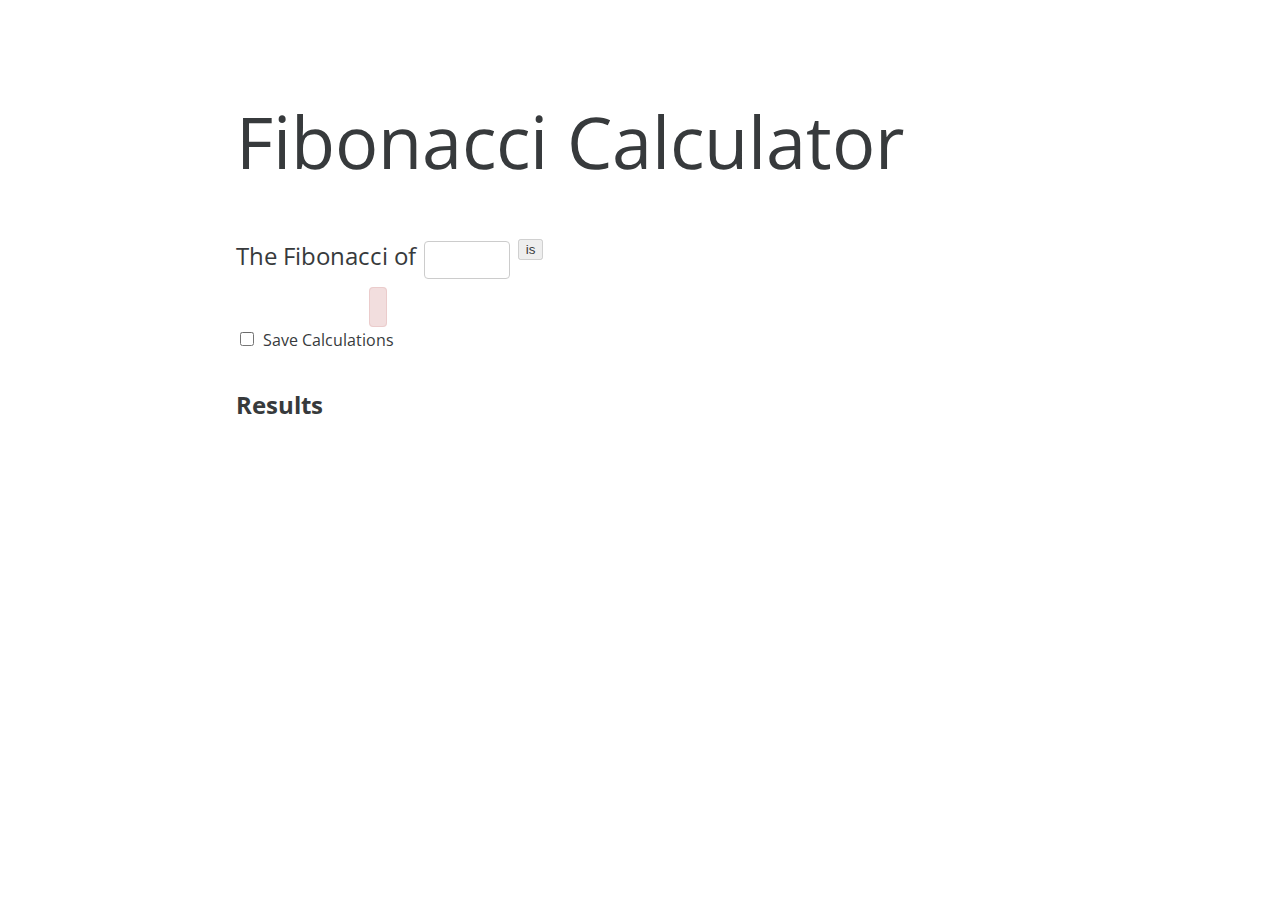
<file: Fibonacci/index.html>
<!DOCTYPE html>
<html lang="en">
<head>
    <meta charset="UTF-8">
    <meta http-equiv="X-UA-Compatible" content="IE=edge">
    <meta name="viewport" content="width=device-width, initial-scale=1.0">
    <link href="../Fibonacci/styles.css" rel="stylesheet" />
    <link href="https://cdn.jsdelivr.net/npm/bootstrap@5.0.0/dist/css/bootstrap.min.css" rel="stylesheet" integrity="sha384-wEmeIV1mKuiNpC+IOBjI7aAzPcEZeedi5yW5f2yOq55WWLwNGmvvx4Um1vskeMj0" crossorigin="anonymous">
    <link rel="preconnect" href="https://fonts.gstatic.com">
    <link href="https://fonts.googleapis.com/css2?family=Open+Sans:wght@300&display=swap" rel="stylesheet"> 
    <title>Fibonacci Assignment</title>
</head>

<body>
    <div class="wrapper">
        <div class="fib-calculator" id="fib-calc">
            <h1>Fibonacci Calculator</h1>
            <div class="calc-text">
                <div class="calc-text-item">The Fibonacci of</div>
                <input class="calc-text-item input-form" id="fibonacciInput" placeholder="" value="">           
                <button id="inputButton" class="btn btn-primary calc-text-item" disabled>is</button>
                <div class = "fib-output calc-text-item" id="fibonacciOutput"></div>
            </div>
            <div class="alert-message" id="alert-message" hidden> </div>

            <div>
                <form action="">
                    <input class="checkbox" type="checkbox" id="saveResults" name="save-calc">
                    <label for="save-calc" class="save-calc">Save Calculations</label>
                </form>
            </div>
                        
        </div>        
        
        <div class="result-wrapper">
            <div class="result-header">
                <h2>Results</h2>
                <div class= "spinner" id="spinner" hidden></div>  
            </div>
            
            <div class="result-table" id="resultTable"></div>
        </div>
    </div>

    
    
    <script src="../Fibonacci/index.js"></script>
    
</body>
</html>
</file>
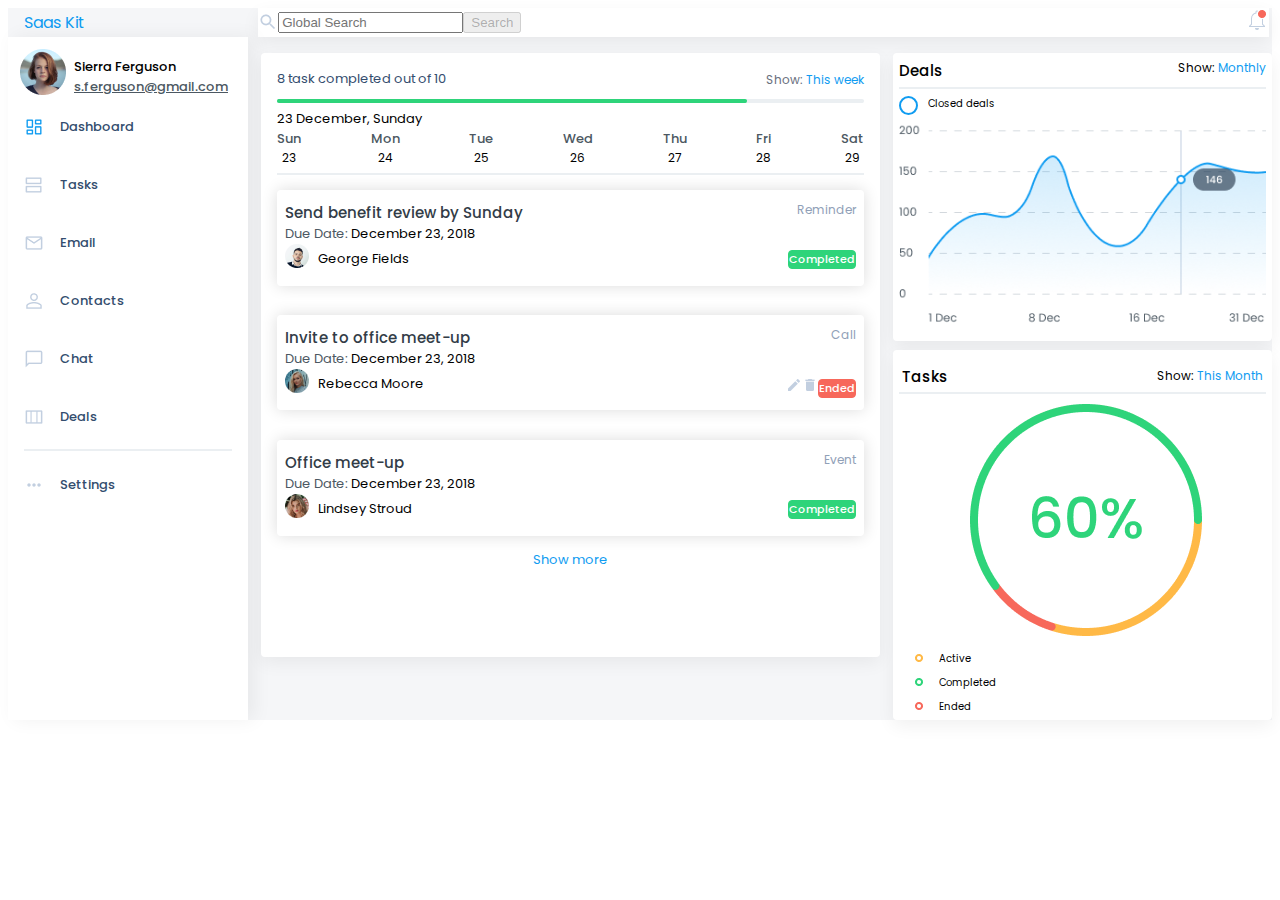
<file: SaaS/index.html>
<!DOCTYPE html>
<html lang="en">
  <head>
    <meta charset="UTF-8" />
    <meta http-equiv="X-UA-Compatible" content="IE=edge" />
    <meta name="viewport" content="width=device-width, initial-scale=1.0" />
    <title>SaaS assignment</title>
    <link href="./css/styles.css" rel="stylesheet" />
    <link rel="stylesheet" href="../SaaS/css/mobile-styles.css" media="screen and (max-width: 375px)"/>
    <link
      rel="stylesheet"
      href="https://cdnjs.cloudflare.com/ajax/libs/font-awesome/4.7.0/css/font-awesome.min.css"
    />
    <link rel="preconnect" href="https://fonts.gstatic.com" />
    <link
      href="https://fonts.googleapis.com/css2?family=Poppins:wght@500&display=swap"
      rel="stylesheet"/>
   
  </head>
  <body>
    <section class="top-row">
      <div class="blue-text saas-heading">Saas Kit</div>        
      <div class="search-bar">
        <div class="icon-align"><img src="../SaaS/images/search.png"/> </div>
        <input type="text" id="searchInput" placeholder="Global Search" />
        <button id="searchButton" disabled>Search</button>
        <div class="icon-align bell-align"><img src="../SaaS/images/notifications.png"></div>
      </div>
    </section>

    <section class="wrapper">
      <nav>
        <section class="profile">
          <div><img src="../SaaS/images/Profile photos/sarah-ferguson.png"/></div>
          <div class="profile-name-email">
            <div>Sierra Ferguson</div>
            <div class="grey-text"><a href="mailto:s.ferguson@gmail.com" class="grey-text">s.ferguson@gmail.com</a></div>
          </div>
        </section>
        <div class="navbar-list">
        
            <div class="nav-dashboard">
              <div><img src="../SaaS/images/side_bar/icon/menu/dashboard-active.png"/></div>
              <div class="navbar-margin">Dashboard</div>
            </div>

            <div class="nav-tasks">
              <div><img src="../SaaS/images/tasks.png"/></div>
              <div class="navbar-margin">Tasks</div>
            </div>
            
            <div class="nav-email">
              <div><img src="../SaaS/images/email.png"/></div>
              <div class="navbar-margin">Email</div>
            </div>
            
            <div class="nav-contacts">
              <div><img src="../SaaS/images/contacts.png"/></div>
              <div class="navbar-margin">Contacts</div>
            </div>
            
            <div class="nav-chat">
              <div><img src="../SaaS/images/chat.png"/></div>
              <div class="navbar-margin">Chat</div>
            </div>

            <div class="nav-deals">
              <div><img src="../SaaS/images/deals.png"/></div>
              <div class="navbar-margin">Deals</div>
            </div>

            <div class="nav-settings">
              <div><img src="../SaaS/images/settings.png"/></div>
              <div class="navbar-margin">Settings</div>
            </div>           
           
          </div>
        
        
        
      </nav>

      <section class="middle-column">
        <section class="tasks">
          <div class="line1">
            <div class="tasks-completed">8 task completed out of 10</div>
            <div class="show-this-week" >Show: <span class="blue-text">This week</span></div>
                      
          </div>

          <div class="tasks-completed-bar">
            <img src="../SaaS/images/Rectangle 5.png" class="grey-rect"/>
            <img src="../SaaS/images/Rectangle 5.1.png" class="green-rect"/>
          </div>
          <div class="date">23 December, Sunday</div>
          <div class="calendar-week">
            <div>
              <div class="grey-text day-fonts">Sun</div>
              <div class="date-fonts" id="23">23</div>
            </div>
            <div>
              <div class="grey-text day-fonts">Mon</div>
              <div class="date-fonts" id="24">24</div>
            </div>
            <div>
              <div class="grey-text day-fonts">Tue</div>
              <div class="date-fonts" id="25">25</div>
            </div>
            <div>
              <div class="grey-text day-fonts">Wed</div>
              <div class="date-fonts" id="26">26</div>
            </div>
            <div>
              <div class="grey-text day-fonts">Thu</div>
              <div class="date-fonts" id="27">27</div>
            </div>
            <div>
              <div class="grey-text day-fonts">Fri</div>
              <div class="date-fonts" id="28">28</div>
            </div>
            <div>
              <div class="grey-text day-fonts">Sat</div>
              <div class="date-fonts" id="29">29</div>
            </div>
          </div>

          <div class="benefit-review">
            <div class="line1">
              <div class="event-style">Send benefit review by Sunday</div>
              <div class="reminder">Reminder</div>
            </div>
            <div><span class="grey-text">Due Date: </span> December 23, 2018</div>
            <div class="line1">
              <div><img src="../SaaS/images/Profile photos/George Fields.png"/></div>
              <div class="name">George Fields</div>              
              <div class="completed">Completed</div>
            </div>
          </div>

          <div class="invite">
            <div class="line1">
              <div class="event-style">Invite to office meet-up </div>
              <div class="reminder">Call</div>
            </div>
            <div><span class="grey-text">Due Date: </span>December 23, 2018</div>
            <div class="line1">
              <div><img src="../SaaS/images/Profile photos/Rebecca-Moore.png" class="rounded-pics"/></div>
              <div class="name">Rebecca Moore</div>
              <div class="margin-left-auto">    
                <div><img src="../SaaS/images/edit.png" /></div>
                <div><img src="../SaaS/images/delete.png" /></div>
                <div class="ended">Ended</div>
              </div>
              
            </div>
          </div>

          <div class="office-meet-up">
            <div class="line1">
              <div class="event-style">Office meet-up</div>
              <div class="reminder">Event</div>
            </div>

            <div><span class="grey-text">Due Date: </span>December 23, 2018</div>
            <div class="line1">
              <div><img src="../SaaS/images/Profile photos/Lindsey Stroud.png" class="rounded-pics"/></div>
              <div class="name">Lindsey Stroud</div>
              <div class="completed">Completed</div>
            </div>
          </div>

          <div class="show-more blue-text">Show more</div>
        </section>
      </section>
      
      <section class="right-column">
        <section class="deals-tab">
          <div class=deals-line1>
            <div class="deals-line1-a">Deals</div>
            <div class="deals-line1-b">Show: <span class="blue-text">Monthly</span></div>
          </div>
          <div class="closed-deals">
            <div class="closed-deals-a"> </div>
            <div class="closed-deals-b">Closed deals</div>
          </div>
          
          <div><img src="../SaaS/images/deals_graphic.png" alt="Deals Graphic" class="image-resize"/></div>
        </section>

        <section class="task-graph">
          <div class="tasks-show">
              <div class="tasks-show-a">Tasks</div>
              <div class="tasks-show-b">Show: <span class="blue-text">This Month</span></div>
          </div>
          <div class="graphic-text-container">
             <div class="graph-style"><img src="../SaaS/images/task_graph.png" class="graph-style"/></div>
             <div class="graph-text">
              <div class="ellipses-text">
                <div class="ellipses-margin"><img src="../SaaS/images/Ellipse 2-yellow.png"/></div>
                <div>Active</div>
              </div>
              
              <div class="ellipses-text">
                <div class="ellipses-margin"><img src="../SaaS/images/Ellipse 2-green.png"/></div>
                <div>Completed</div>
              </div>

              <div class="ellipses-text">
                <div class="ellipses-margin"><img src="../SaaS/images/Ellipse 2-red.png"/></div>
                <div>Ended</div>
              </div>
            </div>
          </div>
          
          

        </section>

      </section>
    </section>
    <div>
  <script src="../SaaS/js/index.js"></script>
  </body>
</html>
</file>
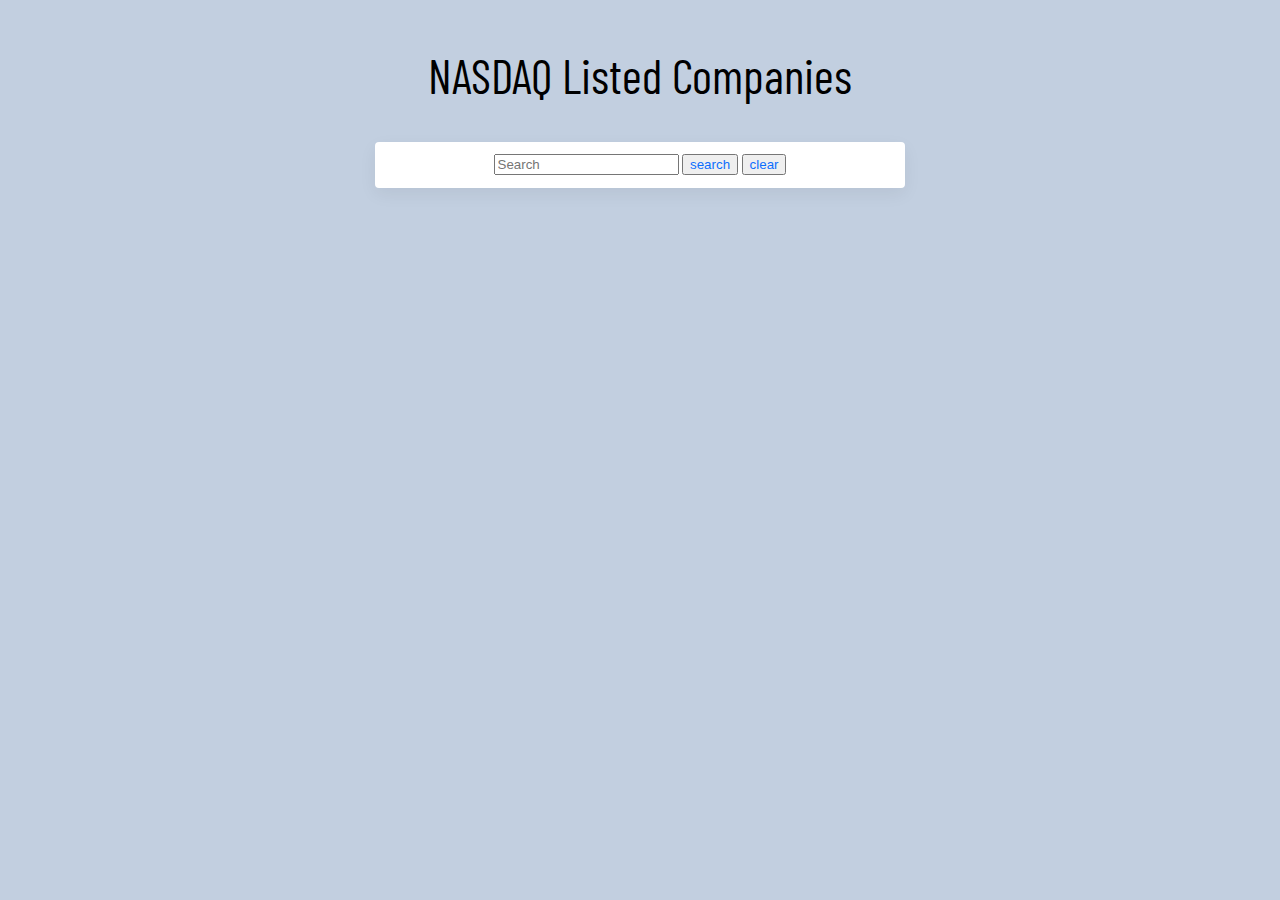
<file: Stock exchange/index.html>
<!DOCTYPE html>
<html lang="en">
<head>
    <meta charset="UTF-8">
    <meta http-equiv="X-UA-Compatible" content="IE=edge">
    <meta name="viewport" content="width=device-width, initial-scale=1.0">
    <title>Stock exchange</title>
    <link href="../Stock exchange/styles.css" rel="stylesheet" />
    <link href="https://cdn.jsdelivr.net/npm/bootstrap@5.0.1/dist/css/bootstrap.min.css" rel="stylesheet" integrity="sha384-+0n0xVW2eSR5OomGNYDnhzAbDsOXxcvSN1TPprVMTNDbiYZCxYbOOl7+AMvyTG2x" crossorigin="anonymous">
    <link rel="preconnect" href="https://fonts.gstatic.com">
    <link href="https://fonts.googleapis.com/css2?family=Barlow+Condensed&display=swap" rel="stylesheet"> 


</head>
<body class="home-page">
    <div class="main-wrapper">
        <marquee id= "marquee" class="marquee">        
        </marquee>
       <div class="main-heading">NASDAQ Listed Companies</div>
        <div class="searchbar-wrapper">
            <input type="search" id="searchInput" class="form-control rounded searchbar" placeholder="Search" aria-label="Search"
              aria-describedby="search-addon" />
            <button type="button"  id="searchButton" class="btn btn-outline-primary searchbar">search</button>
            <button type="button" id="clearButton" class="btn btn-outline-primary searchbar" >clear</button>
          </div>
        <div class="result-wrapper" id="resultWrapper" hidden>
            
        </div>

        
            
    </div>
        
    
    
    
    <script src="https://cdn.jsdelivr.net/npm/@popperjs/core@2.9.2/dist/umd/popper.min.js" integrity="sha384-IQsoLXl5PILFhosVNubq5LC7Qb9DXgDA9i+tQ8Zj3iwWAwPtgFTxbJ8NT4GN1R8p" crossorigin="anonymous"></script>
    <script src="https://cdn.jsdelivr.net/npm/bootstrap@5.0.1/dist/js/bootstrap.min.js" integrity="sha384-Atwg2Pkwv9vp0ygtn1JAojH0nYbwNJLPhwyoVbhoPwBhjQPR5VtM2+xf0Uwh9KtT" crossorigin="anonymous"></script>
    <script src="../Stock exchange/index.js"></script>
</body>
</html>
</file>
<file: Fibonacci/styles.css>
body {
    font-family: 'Open Sans', sans-serif;
    color: #373A3C;


}

h1 {
    font-size: 72px;
    font-family: 'Open Sans', sans-serif;
    font-weight: 400;
    color: #373A3C;
}


input {
  width: 86px;
  height: 38px;
  left: 372px;
  top: 229px;
  padding-left: 1px;

  background: #FFFFFF;
  border: 1px solid #CCCCCC;
  box-sizing: border-box;
  border-radius: 4px;
  

}

.btn {
  align-self:flex-start;
}

.fib-calculator {
    font-size: 24px;
    /* line-height: 24px; */
}

.calc-text-item {
  margin-right: 1%;
  color: #373A3C;

}

.fib-output {
    font-weight: 700;
    text-decoration: underline;
    color: #373A3C;
} 

label {
  font-size: 16px;
}

.alert-message {
  color: #A94442;
  display:inline;
  margin-left: 16.5%;
  padding: 1% 1%;
  font-size: 16px; 
  border: 1px solid #EBCCCC;
  background: #F2DEDE;
  border-radius: 4px;
  
}

#spinner:not([hidden]) {
    position: relative;
    top: 0;
    left: 0;
    right: 0;
    bottom: 0;
    display: flex;
    justify-content: center;
    align-items: center;
    margin-left: 3%;
  }
  
  #spinner::after {
    content: "";
    width: 20px;
    height: 20px;
    border: 2px solid #f3f3f3;
    border-top: 3px solid;
    border-radius: 100%;
    will-change: transform;
    animation: spin 1s infinite linear
  }

  @keyframes spin {
    from {
      transform: rotate(0deg);
    }
    to {
      transform: rotate(360deg);
    }
  }
  
  

  .result-table {
    
    display: flex;
    flex-flow: column wrap;    
    color: #373A3C;

  }

  .result-header {
    display: flex;
    flex-flow: row;
    color: #373A3C;

  }

  .result-item {
    border-bottom: 1px black solid;
    margin-bottom: 2% ;
  }

  .wrapper {
    display: flex;
    flex-flow: column wrap;
     margin: 3.5% 18%;
  }

  .calc-text {
    display: flex;
    flex-flow: row nowrap;
    align-items: baseline;
    margin-bottom: 1%;
    

    
  }

  .checkbox {
    width: 14px;
    height: 14px;
    left: 169px;
    top: 281px;


    background: #FFFFFF;
    border: 1px solid #CCCCCC;
    box-sizing: border-box;
    box-shadow: inset 0px 1px 1px rgba(0, 0, 0, 0.1);
    border-radius: 2px;
  }

  .save-calc {
    color: #373A3C;

  }

  .result-wrapper {
    margin-top: 2%;
  }
</file>
<file: SaaS/css/styles.css>
body {
  font-family: "Poppins", sans-serif;
}

.wrapper {
  display: flex;
  flex-flow: row nowrap;
  background-color: #f5f6f8;
  justify-content: space-between;
  width: 100%;    
}

.top-row {
  display: flex;
  flex-flow: row nowrap;
  align-items: center;
  background-color: #f5f6f8;  
}

.saas-heading {
  width:18.5%;
  padding-left:1.3%;
}

.search-bar {
  display: flex;
  flex-flow: row nowrap;
  color: #90A0B7;
  font-size: 12px;
  font-weight: 400;
  width:80%;
  background-color: #FFFFFF;
  box-shadow: 0px 6px 18px rgba(0, 0, 0, 0.06);
  align-items: center;
   
}

.icon-align {
  align-self: flex-end;
}

.bell-align {
  margin-left: auto;
}

.middle-column {
  display: flex;
  flex-flow: column nowrap;
  margin-top: 1.3%;
  font-size: 13px;
  background: #FFFFFF;
  box-shadow: 0px 6px 18px rgba(0, 0, 0, 0.06);
  border-radius: 4px;
  margin-bottom: 5%;
     
}

.right-column {
  display: flex;
  flex-flow: column nowrap;
  width: 30%;
  margin-top: 1.3%;
     
}

nav {
  margin-left: 0;
  color: #334d6e;
  font-weight: 500;
  font-size: 13px;
  display: flex;
  flex-direction: column;
  background: #FFFFFF;
  box-shadow: 6px 0px 18px rgba(0, 0, 0, 0.06);
  width:19%;
  min-height: fit-content;
}

.navbar-list {
  display: flex;
  flex-flow: column nowrap;
}

.nav-dashboard,
.nav-tasks,
.nav-email,
.nav-contacts,
.nav-chat,
.nav-deals {
  display: flex;
  flex-flow: row nowrap;
  margin: 1rem 1rem;
}

.nav-settings {
  display: flex;
  flex-flow: row nowrap;
  margin-right: 1rem;
  margin-left: 1rem;
  padding-top: 10%;
  border-top: #EBEFF2 solid 2px;
}
.navbar-margin {
  margin-left: 1rem;
}

.profile {
  color: black;
  margin-top: 5%;
  margin-left: 5%;
  padding-top: 0;
  display: flex;
  flex-flow: row nowrap;
}

.profile-name-email {
  display: flex;
  flex-flow: column nowrap;
  margin-left: 0.5rem;
  margin-right: 0.5rem;
  margin-top: 0.5rem;
}

.tasks {
  display: flex;
  flex-flow: column;
  
  padding: 16px;
  
}

.line1 {
  display: flex;
  flex-flow: row nowrap;
   
}


.blue-text {
  color: #109cf1;
 }

.circle {
  border: solid 1px #109cf1;
  background-color: #109cf1;
  height: 20px;
  width: 20px;
  border-radius: 50%;
}


.benefit-review, .invite, .office-meet-up  {
  margin-top: 2.5%;
  margin-bottom: 2.5%;
  box-shadow: 0px 0px 16px rgba(0, 0, 0, 0.14);
  border-radius: 4px;
  padding: 0.7rem 0.5rem;
}


.show-more {
  text-align: center;
  font-size: 13px;
}

.tasks-completed {
  color: #334d6e;
  font-size: 13px;
  width: 50%;
  
}

.tasks-completed-bar {
  position: relative;
  top: 0;
  left: 0;
}

.grey-rect {
  position: relative;
  top: 0;
  left: 0;
}

.green-rect {
  position: absolute;
  top: 50%;
  left: 0;
}


.show-this-week {
  color: #6a707e;
  font-size: 12px;
  width: 50%;
  align-content: flex-end;
  text-align: right;
}


.white-text {
  color: white;
}

.grey-text {
  color: #4c5862;
}

.calendar-week {
  display:flex;
  flex-flow: row nowrap;
  justify-content: space-between;
  text-align: center;
  padding-bottom: 1%;
  border-bottom: #EBEFF2 2px solid;
  
}

.date {
  color: #192a3e, 100%;
}

.day-fonts {
  font-size: 13px;
  font-weight: 500;
  
}

.date-fonts {
  font-size: 12px;
  font-weight: 400;
  
}

.margin-left-auto {
  display: flex;
  flex-flow: row nowrap;
  margin-left: auto;
  align-self: flex-end;
   
}

.event-style {
  font-size: 15px;
  color: #323c47;
  font-weight: 500;
  width: 50%;
}

.completed {
  text-align: center;
  color: white;
  font-size: 11px;
  font-weight: 500;
  border: 1px solid #2ed47a;
  background-color: #2ed47a;
  border-radius: 4px;
  display: inline;
  margin-left: auto;
  margin-top: 1%;
  margin-bottom: 1%;
  
  
}

.ended {
  text-align: center;
  color: white;
  font-size: 11px;
  font-weight: 500;
  border: 1px solid #f7685b;
  background-color: #f7685b;
  border-radius: 4px;
  align-self: center;
}

.reminder {
  width: 50%;
  text-align: right;
  align-self: right;
  color: #90A0B7;
  font-size: 12px;
}

.rounded-pics {
  border-radius:50%;
}

.name {
  height: auto;
  margin-left: 1.5%;
  align-self: center;
}

.deals-tab {
  display: flex;
  flex-flow: column nowrap;
  padding: 1.5% 1.5%;
  background: #FFFFFF;
  box-shadow: 0px 6px 18px rgba(0, 0, 0, 0.06);
  border-radius: 4px;
  margin-bottom: 2.5%;

}

.deals-line1 {
  display: flex;
  flex-flow: row nowrap;
  padding-bottom: 1.2%;
  border-bottom: #EBEFF2 2px solid;
}

.deals-line1-a {
  width: 50%;
  font-size: 15px;
  font-weight: 500;
}

.task-graph {
  display: flex;
  flex-flow: column nowrap;
  background: #FFFFFF;
  box-shadow: 0px 6px 18px rgba(0, 0, 0, 0.06);
  border-radius: 4px;
  padding: 1.5% 1.5%;
  
}

.tasks-show {
  display: flex;
  flex-flow: row nowrap;
  padding: 2.5% 1% 1.2% 1%;
  align-items: center;
  font-size: 15px;
  font-weight: 500;
  border-bottom: #EBEFF2 2px solid;

}

.tasks-show-a {
  width: 50%;
}

.tasks-show-b {
  width: 50%;
  text-align: right;
  font-size: 12px;
  font-weight: 400;
}

.deals-line1-b {
  width: 50%;
  text-align: end;
  font-size: 12px;
  font-weight: 400;
}

.closed-deals {
  margin-top: 2%;
  margin-bottom: 2%;
  display: flex;
  flex-flow: row nowrap;
}

.closed-deals-a {
  width: 15px;
  height: 15px;
  border: solid 2px #109cf1;
  border-radius: 50%;
  margin-right: 5px;
  align-self: center;
}

.closed-deals-b {
  margin-left: 5px;
  font-size: 10px;
  font-weight: 400;
}

.graphic-text-container {
  position: relative;
  justify-content: space-between;
  margin-top: 2.5%;
}


.graph-style {
  position: relative;
  top: 0%;
  left: 25px;
  padding-left: 3%;
  margin-right: 3%;
  max-width: 100%;
  height: auto;
}

.graph-text {
  display: flex;
  flex-flow: column nowrap;  
  align-self: center;  
  padding-right: 15%;  
}

.image-resize {
  max-width: 100%;
  height: auto;
}

.ellipses-text {
  display: flex;
  flex-flow: row nowrap;
  font-size: 10px;
  margin-top: 0.5rem;
  
}

.ellipses-margin {
  padding: 0 1rem 0 1rem;
}
</file>
<file: SaaS/css/mobile-styles.css>
body {
    font-family: "Poppins", sans-serif;
  }
  
  .wrapper {
    display: flex;
    flex-flow: row nowrap;
    background-color: #f5f6f8;
    justify-content: space-between;
    width: 100%;    
  }
  
  .top-row {
    display: flex;
    flex-flow: row nowrap;
    align-items: center;
    background-color: #f5f6f8;  
  }
  
  .saas-heading {
    display:none;
    width:19%;
    padding-left:1.3%;
  }
  
  .search-bar {
    display: flex;
    flex-flow: row nowrap;
    color: #90A0B7;
    font-size: 12px;
    font-weight: 400;
    width:80%;
    background-color: #FFFFFF;
    box-shadow: 0px 6px 18px rgba(0, 0, 0, 0.06);
    align-items: center;
     
  }
  
  .icon-align {
    align-self: flex-end;
  }
  
  .bell-align {
    margin-left: auto;
  }
  
  .middle-column {
    display: flex;
    flex-flow: column nowrap;
    margin-top: 1.8%;
    font-size: 13px;
    background: #FFFFFF;
    box-shadow: 0px 6px 18px rgba(0, 0, 0, 0.06);
    border-radius: 4px;
    margin-bottom: 5%;
    
       
  }
  
  .right-column {
    display: flex;
    flex-flow: column nowrap;
    width: 30%;
    margin-top: 1.8%;
       
  }
  
  nav {
    display:none;
     }
  
  .navbar-list {
    display:none;
    
  }
  
  .nav-dashboard,
  .nav-tasks,
  .nav-email,
  .nav-contacts,
  .nav-chat,
  .nav-deals {
    display: none;
    
  }
  
  .nav-settings {
    display: none;
    
}
  .navbar-margin {
    display:none;
  }
  
  .profile {
    display: none;
  }

  .profile-name-email {
    display: none;
    
  }
  
.tasks {
    display: flex;
    flex-flow: column;
    
    padding: 16px;
    
  }
  
  .line1 {
    display: flex;
    flex-flow: row nowrap;
     
  }
  
  
  .blue-text {
    color: #109cf1;
   }
  
  .circle {
    border: solid 1px #109cf1;
    background-color: #109cf1;
    height: 20px;
    width: 20px;
    border-radius: 50%;
  }
  
  
  .benefit-review, .invite, .office-meet-up  {
    margin-top: 2.5%;
    margin-bottom: 2.5%;
    box-shadow: 0px 0px 16px rgba(0, 0, 0, 0.14);
    border-radius: 4px;
    padding: 0.5rem 0.3rem;
  }
  
  
  .show-more {
    display:none;
      }
  
  .tasks-completed {
    color: #334d6e;
    font-size: 13px;
    width: 50%;
    
  }

  .tasks-completed-bar {
    position: relative;
    width:374px;
    top: 0;
    left: 0;
  }
  
  .grey-rect {
    position: relative;
    top: 0;
    left: 0;
  }
  
  .green-rect {
    position: absolute;
    top: 50%;
    left: 0;
  }
  
  .show-this-week {
    color: #6a707e;
    font-size: 12px;
    width: 50%;
    align-content: flex-end;
    text-align: right;
  }
  
  
  .white-text {
    color: white;
  }
  
  .grey-text {
    color: #4c5862;
  }
  
  .calendar-week {
    display:none;
  }
  
  .date {
    color: #192a3e, 100%;
  }
  
  .day-fonts {
    font-size: 13px;
    font-weight: 500;
    
  }
  
  .date-fonts {
    font-size: 12px;
    font-weight: 400;
    
  }
  
  .margin-left-auto {
    display: flex;
    flex-flow: row nowrap;
    margin-left: auto;
    align-self: flex-end;
     
  }
  
  .event-style {
    font-size: 15px;
    color: #323c47;
    font-weight: 500;
    width: 50%;
  }
  
  .completed {
    text-align: center;
    color: white;
    font-size: 11px;
    font-weight: 500;
    border: 1px solid #2ed47a;
    background-color: #2ed47a;
    border-radius: 4px;
    display: inline;
    margin-left: auto;
    margin-top: 1%;
    margin-bottom: 1%;
    
    
  }
  
  .ended {
    text-align: center;
    color: white;
    font-size: 11px;
    font-weight: 500;
    border: 1px solid #f7685b;
    background-color: #f7685b;
    border-radius: 4px;
    align-self: center;
  }
  
  .reminder {
    width: 50%;
    text-align: right;
    align-self: right;
    color: #90A0B7;
    font-size: 12px;
  }
  
  .rounded-pics {
    border-radius:50%;
  }
  
  .name {
    height: auto;
    margin-left: 1.5%;
    align-self: center;
  }
  
  .deals-tab {
    display: flex;
    flex-flow: column nowrap;
    padding: 1.5% 1.5%;
    background: #FFFFFF;
    box-shadow: 0px 6px 18px rgba(0, 0, 0, 0.06);
    border-radius: 4px;
    margin-bottom: 2.5%;
  
  }
  
  .deals-line1 {
    display: flex;
    flex-flow: row nowrap;
    padding-bottom: 1.2%;
    border-bottom: #EBEFF2 2px solid;
  }
  
  .deals-line1-a {
    width: 50%;
    font-size: 15px;
    font-weight: 500;
  }
  
  .task-graph {
    display: none;
    
    
  }
  
  .tasks-show {
    display: none;
 
  }
  
 
  
  .deals-line1-b {
    width: 50%;
    text-align: end;
    font-size: 12px;
    font-weight: 400;
  }
  
  .closed-deals {
    display: flex;
    flex-flow: row nowrap;
  }
  
  .closed-deals-a {
    width: 15px;
    height: 15px;
    border: solid 2px #109cf1;
    border-radius: 50%;
    margin-right: 5px;
    align-self: center;
  }
  
  .closed-deals-b {
    margin-left: 5px;
    font-size: 10px;
    font-weight: 400;
  }
  
  .graphic-text-container {
    display: flex;
    flex-flow: row nowrap;
    justify-content: space-between;
    margin-top: 2.5%;
  }
  
  
  .graph-style {
    padding-left: 3%;
    margin-right: 3%;
    max-width: 100%;
    height: auto;
  }
  
  .graph-text {
    display: flex;
    flex-flow: column nowrap;  
    align-self: center;  
    padding-right: 15%;  
  }
  
  .image-resize {
    max-width: 100%;
    height: auto;
  }
  
  .ellipses-text {
    display: flex;
    flex-flow: row nowrap;
    font-size: 10px;
    margin-top: 0.5rem;
    
  }
  
  .ellipses-margin {
    padding: 0 1rem 0 1rem;
  }
</file>
<file: Stock exchange/styles.css>
/* Styles for Search Page */

.home-page {
    background-color: #C2CFE0;
}

body {
    background-color: #C2CFE0;  
}

.main-wrapper {
    display: flex;
    flex-flow: column nowrap;
    justify-content: center;    
}

.main-heading {
    font-family: 'Barlow Condensed', sans-serif;
    padding-top: 3%;
    text-align: center;
    font-size: 3rem;
    
        
}

.searchbar-wrapper {
    display: flex;
    flex-flow: row nowrap;
    align-self:center;
    margin-top: 3%;
    align-items:center;
    justify-content: center;   
    

    background: #FFFFFF;
    width: 40%;
    padding: 1% 1%;
    box-shadow: 0px 6px 18px rgba(0, 0, 0, 0.06);
    border-radius: 4px;
}

.searchbar {
   display: flex;
   flex-flow: row nowrap;
   align-items:center;
   justify-items: center;
   justify-self: center;
   color: #0d6efd;

}

.result-wrapper {
    display: flexbox;
    flex-flow: column wrap;
    width: 40%;
    align-self: center;
    margin: 2% 0;
    background: #FFFFFF;
    padding-top: 1%;
    padding-bottom: 1%;
    box-shadow: 0px 6px 18px rgba(0, 0, 0, 0.06);
    border-radius: 4px;    
    font-size: 1.2rem;    
}

.result-element {
    display: flex;
    flex-flow: row nowrap;
    margin: 1% 1.5%;
    padding: 0 1%;
    text-decoration: none;
    color: #0d6efd;
    border-radius: 2px;    
}

.result-element:hover {
    border: #0d6efd solid 1px; 
    background-color: #0d6efd;
    color: white;
}

.btn {
    margin-left: 0.7%;
}

.company-name-home{
    align-self:center;
    margin: 0 1%;
}
.company-symbol-home{
    align-self:center;
    margin: 0 1%;
}
.percentage-movement-home{
    align-self:center;
    margin: 0 1%;
}


/* Styles for company page */

.wrapper {
    font-family: 'Barlow Condensed', sans-serif;        
    margin: 3% 15%;
} 

.header-wrapper {
    background-color: white;
    box-shadow: 0px 6px 18px rgba(0, 0, 0, 0.06);
    border-radius: 4px;    
    padding: 2% 3%;
}

.company-header{
    display: flex;
    flex-flow: row nowrap;    
    align-items:flex-end;
    height: 3rem;    
}

.logo-wrapper {
    margin-bottom:0%;
}

img {
    display: block;
    max-height:2.5rem;  
  
}
.company-name{
    font-size: 1.5em;
    margin-left: 2%;
    font-weight: bold;
}

.price-wrapper{
    display: flex;
    flex-flow: nowrap row;
    width:50%;
    margin-top: 2%;
    font-size: 1.2em;
}

.price{
    width: 50%;
    font-weight: bold;
}

.price-movement{
    margin-right:2%;
}

.company-description{
    background-color: white;
    box-shadow: 0px 6px 18px rgba(0, 0, 0, 0.06);
    border-radius: 4px;
    margin-top:3%;
    padding: 2% 3%;
    font-size: 1.2em;
}

.chart-wrapper{
    background-color: white;
    box-shadow: 0px 6px 18px rgba(0, 0, 0, 0.06);
    border-radius: 4px;
    margin-top:3%;
    padding: 2% 3%;
}
</file>
